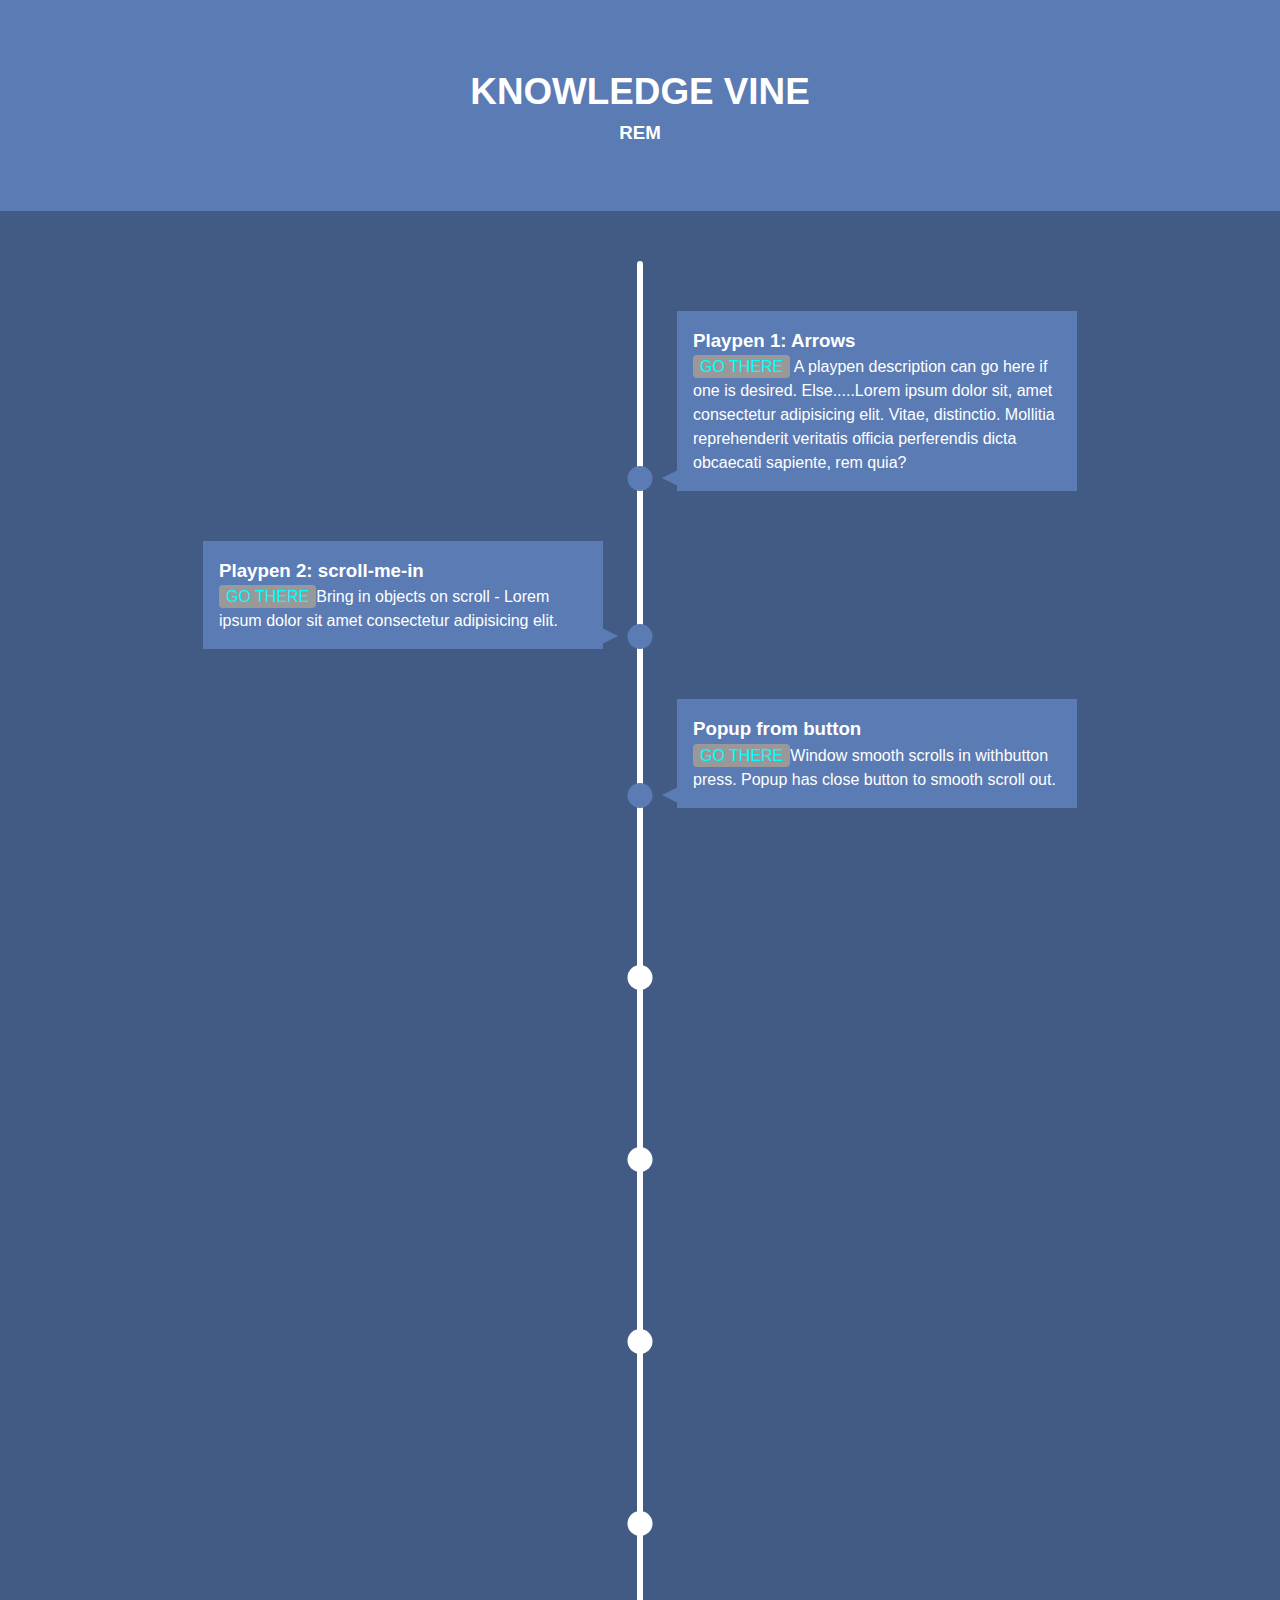
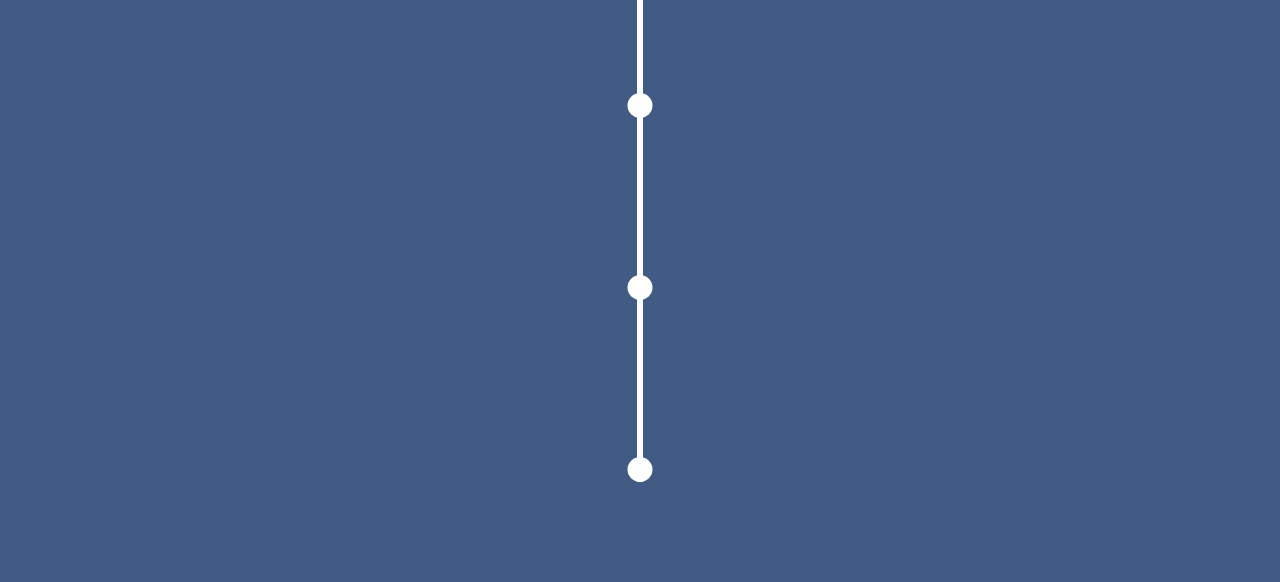
<file: index.html>
<!DOCTYPE html>
<html lang="en">
	<head>
		<meta charset="UTF-8" />
		<meta name="viewport" content="width=device-width, initial-scale=1.0" />
		<meta http-equiv="X-UA-Compatible" content="ie=edge" />
		<link rel="stylesheet" href="https://use.fontawesome.com/releases/v5.6.3/css/all.css" integrity="sha384-UHRtZLI+pbxtHCWp1t77Bi1L4ZtiqrqD80Kn4Z8NTSRyMA2Fd33n5dQ8lWUE00s/" crossorigin="anonymous" />

		<link rel="stylesheet" href="style.css" />
		<title>rem-Timeline</title>
		<style>
			.playpen-link {
				color: cyan;
				text-decoration: none;
				background-color: #999;
				padding: 3px 7px;
				border-radius: 4px;
				transition: all 0.75s ease-in-out;
			}
			.playpen-link:hover {
				color: red;
				font-size: 1.21rem;
			}
		</style>
	</head>
	<body>
		<header id="main-header">
			<div class="container">
				<h1><i class="fas fa-brain"></i> KNOWLEDGE VINE</h1>
				<h3><i class="fas fa-user"></i> REM</h3>
			</div>
		</header>

		<section id="timeline">
			<ul>
				<li>
					<div>
						<h3><i class="fas fa-chevron-right"></i> Playpen 1: Arrows</h3>
						<p>
							<a class="playpen-link" href="arrow-play/arrow-index.html">GO THERE</a> A playpen description can go here if one is desired. Else.....Lorem ipsum dolor sit, amet consectetur adipisicing elit. Vitae, distinctio. Mollitia
							reprehenderit veritatis officia perferendis dicta obcaecati sapiente, rem quia?
						</p>
					</div>
				</li>
				<li>
					<div>
						<h3><i class="fas fa-chevron-right"></i> Playpen 2: scroll-me-in</h3>
						<p><a class="playpen-link" href="scroll-me-in/scroll-me-index.html">GO THERE</a>Bring in objects on scroll - Lorem ipsum dolor sit amet consectetur adipisicing elit.</p>
					</div>
				</li>
				<li>
					<div>
						<h3><i class="fas fa-chevron-right"></i> Popup from button</h3>
						<p><a class="playpen-link" href="rem-popup/rem-popup-index.html">GO THERE</a>Window smooth scrolls in withbutton press. Popup has close button to smooth scroll out.</p>
					</div>
				</li>
				<li>
					<div>
						<h3><i class="fas fa-chevron-right"></i> 2011: Ruby on Rails</h3>
						<p>Lorem ipsum dolor sit amet consectetur adipisicing elit. Ea aut eum assumenda architecto, perspiciatis itaque maiores ex rerum libero provident!</p>
					</div>
				</li>
				<li>
					<div>
						<h3><i class="fas fa-chevron-right"></i> 2012: Python</h3>
						<p>Lorem ipsum dolor sit amet consectetur adipisicing elit. Ea aut eum assumenda architecto, perspiciatis itaque maiores ex rerum libero provident!</p>
					</div>
				</li>
				<li>
					<div>
						<h3><i class="fas fa-chevron-right"></i> 2013: Node.js & React</h3>
						<p>Lorem ipsum dolor sit amet consectetur adipisicing elit. Ea aut eum assumenda architecto, perspiciatis itaque maiores ex rerum libero provident!</p>
					</div>
				</li>
				<li>
					<div>
						<h3><i class="fas fa-chevron-right"></i> 2015: Angular & React Native</h3>
						<p>Lorem ipsum dolor sit amet consectetur adipisicing elit. Ea aut eum assumenda architecto, perspiciatis itaque maiores ex rerum libero provident!</p>
					</div>
				</li>
				<li>
					<div>
						<h3><i class="fas fa-chevron-right"></i> 2016: Vue.js</h3>
						<p>Lorem ipsum dolor sit amet consectetur adipisicing elit. Ea aut eum assumenda architecto, perspiciatis itaque maiores ex rerum libero provident!</p>
					</div>
				</li>
				<li>
					<div>
						<h3><i class="fas fa-chevron-right"></i> 2017: GraphQl & Apollo</h3>
						<p>Lorem ipsum dolor sit amet consectetur adipisicing elit. Ea aut eum assumenda architecto, perspiciatis itaque maiores ex rerum libero provident!</p>
					</div>
				</li>
				<li>
					<div>
						<h3><i class="fas fa-chevron-right"></i> 2018: Machine Learning</h3>
						<p>Lorem ipsum dolor sit amet consectetur adipisicing elit. Ea aut eum assumenda architecto, perspiciatis itaque maiores ex rerum libero provident!</p>
					</div>
				</li>
			</ul>
		</section>

		<script src="main.js"></script>
	</body>
</html>
</file>
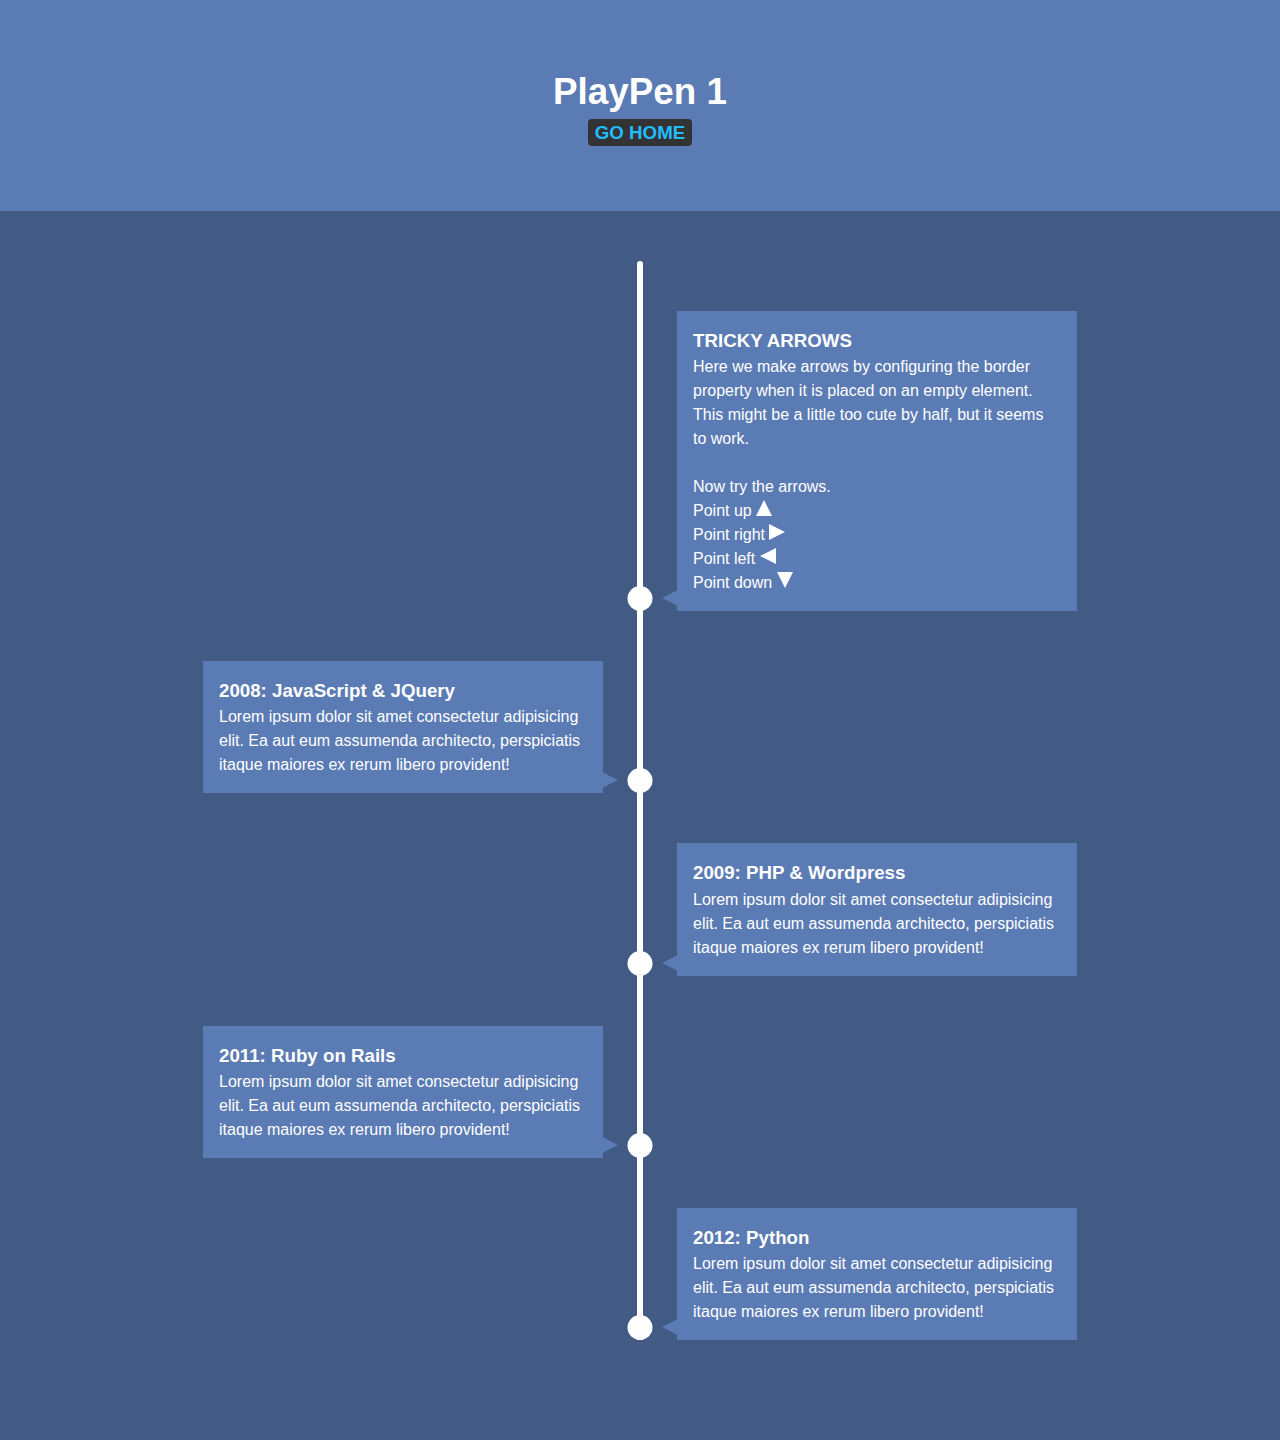
<file: arrow-play/arrow-index.html>
<!DOCTYPE html>
<html lang="en">
	<head>
		<meta charset="UTF-8" />
		<meta name="viewport" content="width=device-width, initial-scale=1.0" />
		<meta http-equiv="X-UA-Compatible" content="ie=edge" />
		<link rel="stylesheet" href="https://use.fontawesome.com/releases/v5.6.3/css/all.css" integrity="sha384-UHRtZLI+pbxtHCWp1t77Bi1L4ZtiqrqD80Kn4Z8NTSRyMA2Fd33n5dQ8lWUE00s/" crossorigin="anonymous" />

		<link rel="stylesheet" href="arrow.css" />
		<title>Playpen-1</title>

		<style>
			.playpen-linkbak {
				color: #2bf;
				text-decoration: none;
				background-color: #333;
				padding: 3px 7px;
				border-radius: 4px;
				transition: all 0.75s ease-in-out;
			}
			.playpen-linkbak:hover {
				color: red;
				font-size: 1.41rem;
			}

			.arrow-stuff {
				display: inline-block;
				width: 0;
				height: 0;
				border-style: solid;
			}
			.ptmeup {
				border-width: 0px 8px 16px 8px;
				border-color: transparent transparent white transparent;
			}
			.ptmeright {
				border-width: 8px 0 8px 16px;
				border-color: transparent transparent transparent white;
			}
			.ptmedwn {
				border-width: 16px 8px 0 8px;
				border-color: white transparent transparent transparent;
			}
			.ptmelft {
				border-width: 8px 16px 8px 0;
				border-color: transparent white transparent transparent;
			}
		</style>
	</head>
	<body>
		<header id="main-header">
			<div class="container">
				<h1><i class="fas fa-hammer"></i> PlayPen 1<i class="fas fa-wrench"></i></h1>
				<h3>
					<a href="../index.html" class="playpen-linkbak"><i class="fas fa-home"></i> GO HOME</a>
				</h3>
			</div>
		</header>

		<section id="timeline">
			<ul>
				<li>
					<div>
						<h3><i class="fas fa-chevron-right"></i> TRICKY ARROWS</h3>
						<p>
							Here we make arrows by configuring the border property when it is placed on an empty element. This might be a little too cute by half, but it seems to work. <br />
							&nbsp; <br />
							Now try the arrows. <br />
							Point up <span class="arrow-stuff ptmeup"></span> <br />
							Point right <span class="arrow-stuff ptmeright"></span><br />
							Point left <span class="arrow-stuff ptmelft"></span> <br />
							Point down <span class="arrow-stuff ptmedwn"></span>
						</p>
					</div>
				</li>
				<li>
					<div>
						<h3><i class="fas fa-chevron-right"></i> 2008: JavaScript & JQuery</h3>
						<p>Lorem ipsum dolor sit amet consectetur adipisicing elit. Ea aut eum assumenda architecto, perspiciatis itaque maiores ex rerum libero provident!</p>
					</div>
				</li>
				<li>
					<div>
						<h3><i class="fas fa-chevron-right"></i> 2009: PHP & Wordpress</h3>
						<p>Lorem ipsum dolor sit amet consectetur adipisicing elit. Ea aut eum assumenda architecto, perspiciatis itaque maiores ex rerum libero provident!</p>
					</div>
				</li>
				<li>
					<div>
						<h3><i class="fas fa-chevron-right"></i> 2011: Ruby on Rails</h3>
						<p>Lorem ipsum dolor sit amet consectetur adipisicing elit. Ea aut eum assumenda architecto, perspiciatis itaque maiores ex rerum libero provident!</p>
					</div>
				</li>
				<li>
					<div>
						<h3><i class="fas fa-chevron-right"></i> 2012: Python</h3>
						<p>Lorem ipsum dolor sit amet consectetur adipisicing elit. Ea aut eum assumenda architecto, perspiciatis itaque maiores ex rerum libero provident!</p>
					</div>
				</li>
			</ul>
		</section>
	</body>
</html>
</file>
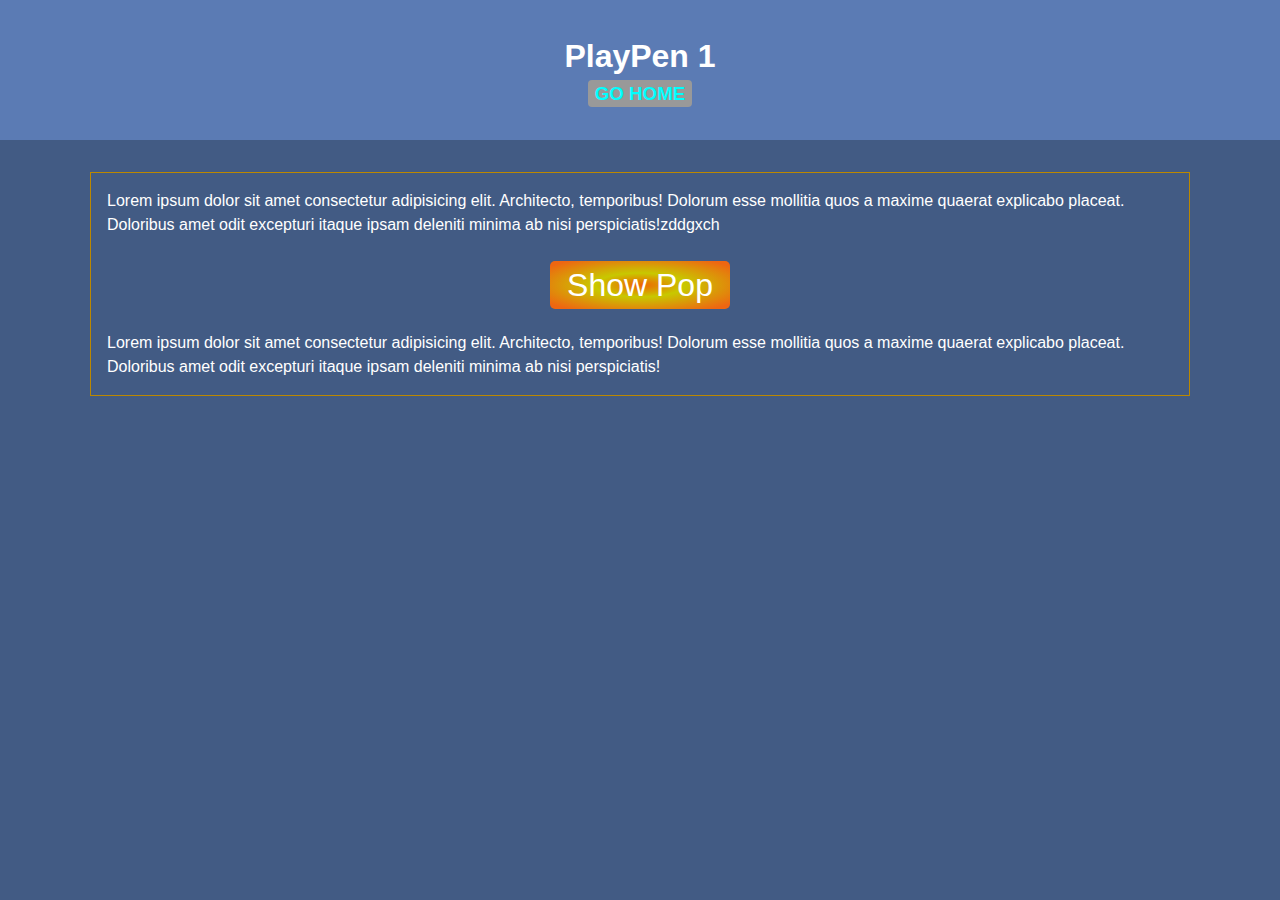
<file: rem-popup/rem-popup-index.html>
<!DOCTYPE html>
<html lang="en">
	<head>
		<meta charset="UTF-8" />
		<meta name="viewport" content="width=device-width, initial-scale=1.0" />
		<link rel="stylesheet" href="https://use.fontawesome.com/releases/v5.6.3/css/all.css" integrity="sha384-UHRtZLI+pbxtHCWp1t77Bi1L4ZtiqrqD80Kn4Z8NTSRyMA2Fd33n5dQ8lWUE00s/" crossorigin="anonymous" />
		<link rel="stylesheet" href="rem-popup-styles.css" />
		<link rel="stylesheet" href="general_reset.css" />
		<title>Popup from click</title>
		<script src="rem-popup-js.js" defer></script>
	</head>
	<body>
		<header id="main-header">
			<div class="container">
				<h1><i class="fas fa-hammer"></i> PlayPen 1<i class="fas fa-wrench"></i></h1>
				<h3>
					<a href="../index.html" class="playpen-linkbak"><i class="fas fa-home"></i> GO HOME</a>
				</h3>
			</div>
		</header>

		<div class="wrapper">
			<p>
				Lorem ipsum dolor sit amet consectetur adipisicing elit. Architecto, temporibus! Dolorum esse mollitia quos a maxime quaerat explicabo placeat. Doloribus amet odit excepturi itaque ipsam deleniti minima ab nisi perspiciatis!zddgxch
			</p>
			<div id="openpop" class="mybutton">Show Pop</div>
			<div class="mypopup">
				<p>
					Lorem ipsum dolor sit, amet consectetur adipisicing elit. Dolor harum exercitationem, tenetur fugit quaerat veritatis repudiandae rem fugiat illo culpa doloribus corporis quod ipsa sed totam molestiae laudantium impedit deserunt.
				</p>
				<p>
					Lorem ipsum dolor sit, amet consectetur adipisicing elit. Dolor harum exercitationem, tenetur fugit quaerat veritatis repudiandae rem fugiat illo culpa doloribus corporis quod ipsa sed totam molestiae laudantium impedit deserunt.
				</p>
				<p>
					Lorem ipsum dolor sit, amet consectetur adipisicing elit. Dolor harum exercitationem, tenetur fugit quaerat veritatis repudiandae rem fugiat illo culpa doloribus corporis quod ipsa sed totam molestiae laudantium impedit deserunt.
				</p>
				<div id="hidepop" class="mybutton">Hide Pop</div>
			</div>

			<p>Lorem ipsum dolor sit amet consectetur adipisicing elit. Architecto, temporibus! Dolorum esse mollitia quos a maxime quaerat explicabo placeat. Doloribus amet odit excepturi itaque ipsam deleniti minima ab nisi perspiciatis!</p>
		</div>
	</body>
</html>
</file>
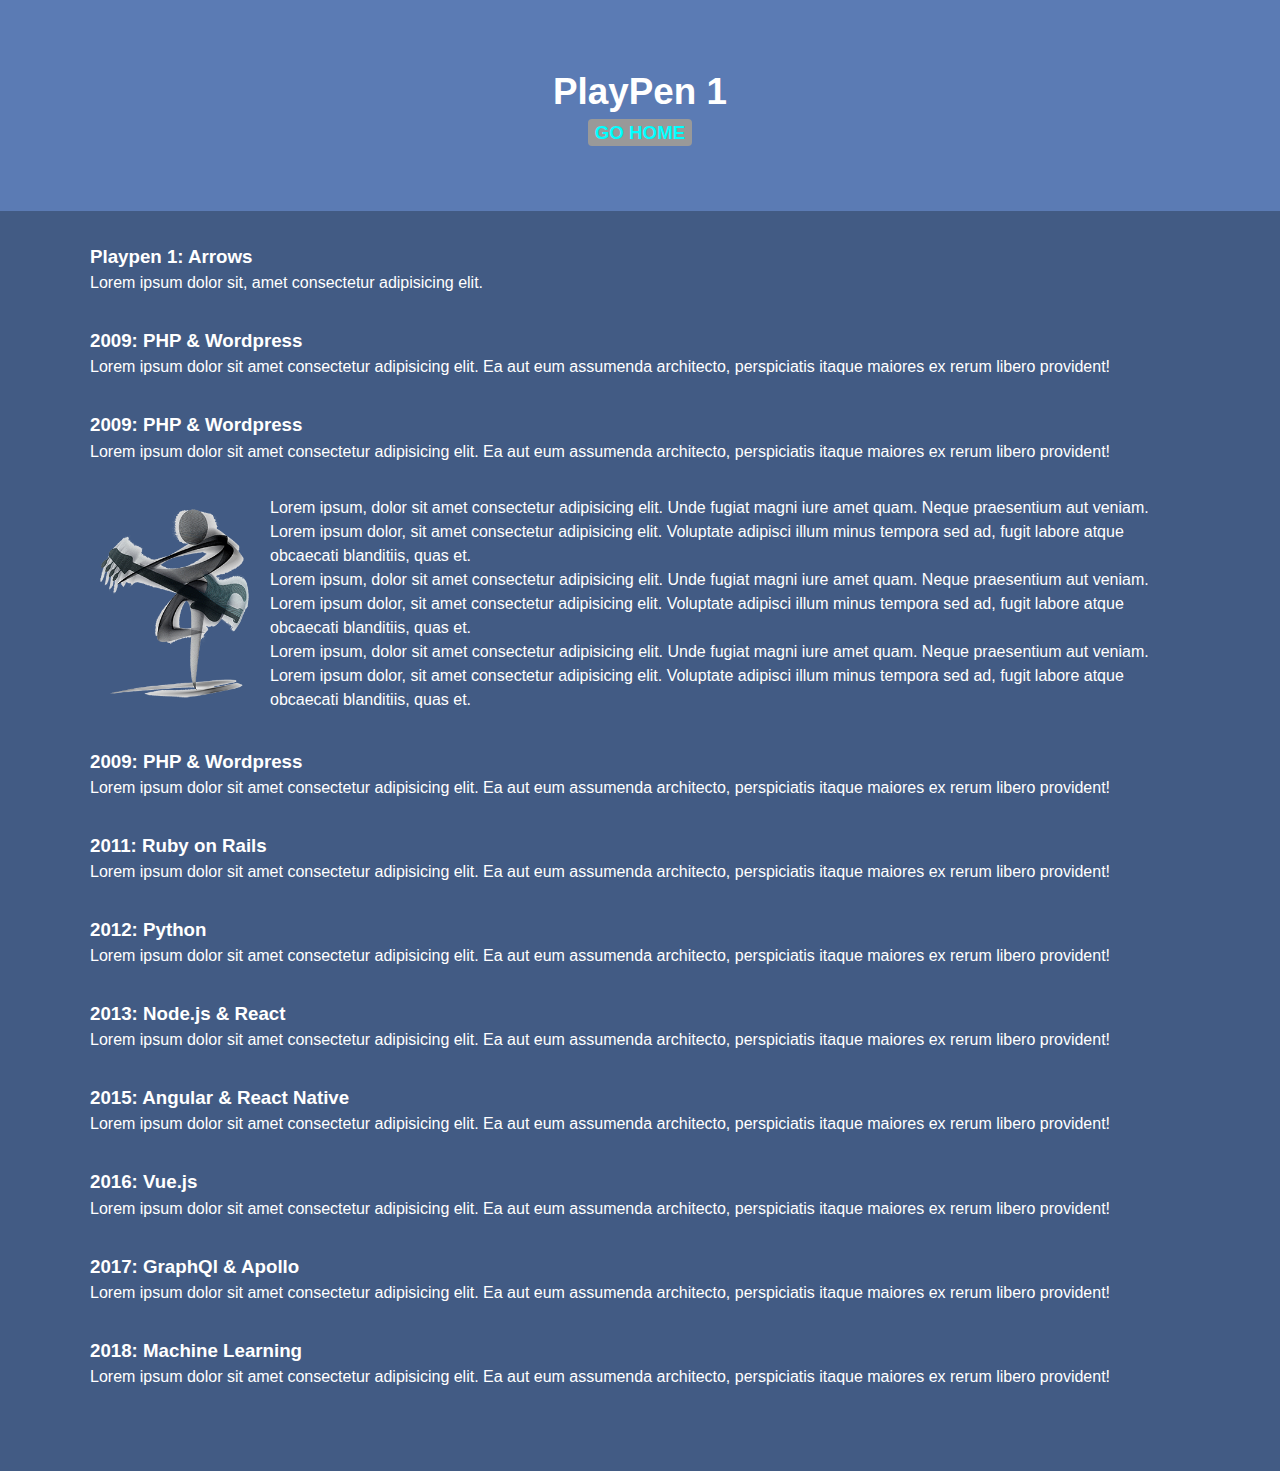
<file: scroll-me-in/scroll-me-index.html>
<!DOCTYPE html>
<html lang="en">
	<head>
		<meta charset="UTF-8" />
		<meta name="viewport" content="width=device-width, initial-scale=1.0" />
		<meta http-equiv="X-UA-Compatible" content="ie=edge" />
		<link rel="stylesheet" href="https://use.fontawesome.com/releases/v5.6.3/css/all.css" integrity="sha384-UHRtZLI+pbxtHCWp1t77Bi1L4ZtiqrqD80Kn4Z8NTSRyMA2Fd33n5dQ8lWUE00s/" crossorigin="anonymous" />

		<link rel="stylesheet" href="scroll-me-in.css" />
		<title>rem-Timeline</title>
		<style>
			.playpen-linkbak {
				color: cyan;
				text-decoration: none;
				background-color: #999;
				padding: 3px 7px;
				border-radius: 4px;
				transition: all 0.75s ease-in-out;
			}
			.playpen-linkbak:hover {
				color: red;
				font-size: 1.21rem;
			}
		</style>
	</head>
	<body>
		<header id="main-header">
			<div class="container">
				<h1><i class="fas fa-hammer"></i> PlayPen 1<i class="fas fa-wrench"></i></h1>
				<h3>
					<a href="../index.html" class="playpen-linkbak"><i class="fas fa-home"></i> GO HOME</a>
				</h3>
			</div>
		</header>

		<section id="timeline">
			<ul>
				<li>
					<div>
						<h3><i class="fas fa-chevron-right"></i> Playpen 1: Arrows</h3>
						<p>Lorem ipsum dolor sit, amet consectetur adipisicing elit.</p>
					</div>
				</li>
				<li>
					<div>
						<h3><i class="fas fa-chevron-right"></i> 2009: PHP & Wordpress</h3>
						<p>Lorem ipsum dolor sit amet consectetur adipisicing elit. Ea aut eum assumenda architecto, perspiciatis itaque maiores ex rerum libero provident!</p>
					</div>
				</li>
				<li>
					<div>
						<h3><i class="fas fa-chevron-right"></i> 2009: PHP & Wordpress</h3>
						<p>Lorem ipsum dolor sit amet consectetur adipisicing elit. Ea aut eum assumenda architecto, perspiciatis itaque maiores ex rerum libero provident!</p>
					</div>
				</li>
				<li>
					<div style="display: flex">
						<div class="imgwrapper">
							<img src="img/abstractguitarist-w300.png" alt="AbsGtrPlr" />
						</div>
						<div>
							<p>Lorem ipsum, dolor sit amet consectetur adipisicing elit. Unde fugiat magni iure amet quam. Neque praesentium aut veniam.</p>
							<p>Lorem ipsum dolor, sit amet consectetur adipisicing elit. Voluptate adipisci illum minus tempora sed ad, fugit labore atque obcaecati blanditiis, quas et.</p>
							<p>Lorem ipsum, dolor sit amet consectetur adipisicing elit. Unde fugiat magni iure amet quam. Neque praesentium aut veniam.</p>
							<p>Lorem ipsum dolor, sit amet consectetur adipisicing elit. Voluptate adipisci illum minus tempora sed ad, fugit labore atque obcaecati blanditiis, quas et.</p>
							<p>Lorem ipsum, dolor sit amet consectetur adipisicing elit. Unde fugiat magni iure amet quam. Neque praesentium aut veniam.</p>
							<p>Lorem ipsum dolor, sit amet consectetur adipisicing elit. Voluptate adipisci illum minus tempora sed ad, fugit labore atque obcaecati blanditiis, quas et.</p>
						</div>
					</div>
				</li>
				<li>
					<div>
						<h3><i class="fas fa-chevron-right"></i> 2009: PHP & Wordpress</h3>
						<p>Lorem ipsum dolor sit amet consectetur adipisicing elit. Ea aut eum assumenda architecto, perspiciatis itaque maiores ex rerum libero provident!</p>
					</div>
				</li>
				<li>
					<div>
						<h3><i class="fas fa-chevron-right"></i> 2011: Ruby on Rails</h3>
						<p>Lorem ipsum dolor sit amet consectetur adipisicing elit. Ea aut eum assumenda architecto, perspiciatis itaque maiores ex rerum libero provident!</p>
					</div>
				</li>
				<li>
					<div>
						<h3><i class="fas fa-chevron-right"></i> 2012: Python</h3>
						<p>Lorem ipsum dolor sit amet consectetur adipisicing elit. Ea aut eum assumenda architecto, perspiciatis itaque maiores ex rerum libero provident!</p>
					</div>
				</li>
				<li>
					<div>
						<h3><i class="fas fa-chevron-right"></i> 2013: Node.js & React</h3>
						<p>Lorem ipsum dolor sit amet consectetur adipisicing elit. Ea aut eum assumenda architecto, perspiciatis itaque maiores ex rerum libero provident!</p>
					</div>
				</li>
				<li>
					<div>
						<h3><i class="fas fa-chevron-right"></i> 2015: Angular & React Native</h3>
						<p>Lorem ipsum dolor sit amet consectetur adipisicing elit. Ea aut eum assumenda architecto, perspiciatis itaque maiores ex rerum libero provident!</p>
					</div>
				</li>
				<li>
					<div>
						<h3><i class="fas fa-chevron-right"></i> 2016: Vue.js</h3>
						<p>Lorem ipsum dolor sit amet consectetur adipisicing elit. Ea aut eum assumenda architecto, perspiciatis itaque maiores ex rerum libero provident!</p>
					</div>
				</li>
				<li>
					<div>
						<h3><i class="fas fa-chevron-right"></i> 2017: GraphQl & Apollo</h3>
						<p>Lorem ipsum dolor sit amet consectetur adipisicing elit. Ea aut eum assumenda architecto, perspiciatis itaque maiores ex rerum libero provident!</p>
					</div>
				</li>
				<li>
					<div>
						<h3><i class="fas fa-chevron-right"></i> 2018: Machine Learning</h3>
						<p>Lorem ipsum dolor sit amet consectetur adipisicing elit. Ea aut eum assumenda architecto, perspiciatis itaque maiores ex rerum libero provident!</p>
					</div>
				</li>
			</ul>
		</section>

		<script src="main.js"></script>
	</body>
</html>
</file>
<file: style.css>
:root {
	--primary-color: #425b84;
	--secondary-color: #5b7bb4;
	--max-width: 1100px;
}

* {
	margin: 0;
	padding: 0;
	box-sizing: border-box;
}

body {
	font: normal 1rem/1.5 "Arial", sans-serif;
	background: var(--primary-color);
	color: #fff;
	overflow-x: hidden;
	padding-bottom: 50px;
}

#main-header {
	background: var(--secondary-color);
	padding: 4rem 0;
}

.container {
	max-width: var(--max-width);
	margin: 0 auto;
	text-align: center;
}

h1 {
	font-size: 2.3rem;
}

#timeline ul {
	background: var(--primary-color);
	padding: 50px 0;
}

/* Create Line */
#timeline ul li {
	list-style: none;
	position: relative;
	width: 6px;
	margin: 0 auto;
	padding-top: 50px;
	background: #fff;
}

#timeline ul li:first-child {
	border-top-left-radius: 3px;
	border-top-right-radius: 3px;
}

/* Boxes */
#timeline ul li div {
	position: relative;
	bottom: 0;
	width: 400px;
	padding: 1rem;
	background: var(--secondary-color);
	transition: all 0.5s ease-in-out;
	visibility: hidden;
	opacity: 0;
}

/* Right Side */
#timeline ul li:nth-child(odd) div {
	left: 40px;
	transform: translate(200px, 0);
}

/* Left Side */
#timeline ul li:nth-child(even) div {
	left: -434px;
	transform: translate(-200px, 0);
}

/* Dots */
#timeline ul li:after {
	content: "";
	position: absolute;
	left: 50%;
	bottom: 0;
	width: 25px;
	height: 25px;
	background: inherit;
	transform: translateX(-50%);
	border-radius: 50%;
	transition: background 0.5s ease-in-out;
}

/* Arrows Base */
#timeline div:before {
	content: "";
	position: absolute;
	bottom: 5px;
	width: 0;
	height: 0;
	border-style: solid;
}

/* Right Side Arrows */
#timeline ul li:nth-child(odd) div:before {
	left: -15px;
	border-width: 8px 16px 8px 0;
	border-color: transparent var(--secondary-color) transparent transparent;
}

/* Left Side Arrows */
#timeline ul li:nth-child(even) div:before {
	right: -15px;
	border-width: 8px 0 8px 16px;
	border-color: transparent transparent transparent var(--secondary-color);
}

/* Show Boxes */
#timeline ul li.show div {
	transform: none;
	visibility: visible;
	opacity: 1;
}

#timeline ul li.show:after {
	background: var(--secondary-color);
}

@media (max-width: 900px) {
	#timeline ul li div {
		width: 250px;
	}

	#timeline ul li:nth-child(even) div {
		left: -284px;
	}
}

@media (max-width: 600px) {
	#timeline ul li {
		margin-left: 20px;
	}

	#timeline ul li div {
		width: calc(100vw - 90px);
	}

	#timeline ul li:nth-child(even) div {
		left: 40px;
	}

	#timeline ul li:nth-child(even) div:before {
		left: -15px;
		border-width: 8px 16px 8px 0;
		border-color: transparent var(--secondary-color) transparent transparent;
	}
}
</file>
<file: arrow-play/arrow.css>
:root {
	--primary-color: #425b84;
	--secondary-color: #5b7bb4;
	--max-width: 1100px;
}

* {
	margin: 0;
	padding: 0;
	box-sizing: border-box;
}

body {
	font: normal 1rem/1.5 "Arial", sans-serif;
	background: var(--primary-color);
	color: #fff;
	overflow-x: hidden;
	padding-bottom: 50px;
}

#main-header {
	background: var(--secondary-color);
	padding: 4rem 0;
}

.container {
	max-width: var(--max-width);
	margin: 0 auto;
	text-align: center;
}

h1 {
	font-size: 2.3rem;
}

#timeline ul {
	background: var(--primary-color);
	padding: 50px 0;
}

/* Create Line */
#timeline ul li {
	list-style: none;
	position: relative;
	width: 6px;
	margin: 0 auto;
	padding-top: 50px;
	background: #fff;
}

#timeline ul li:first-child {
	border-top-left-radius: 3px;
	border-top-right-radius: 3px;
}

/* Boxes */
#timeline ul li div {
	position: relative;
	bottom: 0;
	width: 400px;
	padding: 1rem;
	background: var(--secondary-color);
	transition: all 0.5s ease-in-out;
	/* visibility: hidden;
	opacity: 0; */
}

/* Right Side */
#timeline ul li:nth-child(odd) div {
	left: 40px;
	/* transform: translate(200px, 0); */
}

/* Left Side */
#timeline ul li:nth-child(even) div {
	left: -434px;
	/* transform: translate(-200px, 0); */
}

/* Dots */
#timeline ul li:after {
	content: "";
	position: absolute;
	left: 50%;
	bottom: 0;
	width: 25px;
	height: 25px;
	background: inherit;
	transform: translateX(-50%);
	border-radius: 50%;
	transition: background 0.5s ease-in-out;
}

/* Arrows Base */
#timeline div:before {
	content: "";
	position: absolute;
	bottom: 5px;
	width: 0;
	height: 0;
	border-style: solid;
}

/* Right Side Arrows */
#timeline ul li:nth-child(odd) div:before {
	left: -15px;
	border-width: 8px 16px 8px 0;
	border-color: transparent var(--secondary-color) transparent transparent;
}

/* Left Side Arrows */
#timeline ul li:nth-child(even) div:before {
	right: -15px;
	border-width: 8px 0 8px 16px;
	border-color: transparent transparent transparent var(--secondary-color);
}

/* Show Boxes */
#timeline ul li.show div {
	transform: none;
	visibility: visible;
	opacity: 1;
}

#timeline ul li.show:after {
	background: var(--secondary-color);
}

@media (max-width: 900px) {
	#timeline ul li div {
		width: 250px;
	}

	#timeline ul li:nth-child(even) div {
		left: -284px;
	}
}

@media (max-width: 600px) {
	#timeline ul li {
		margin-left: 20px;
	}

	#timeline ul li div {
		width: calc(100vw - 90px);
	}

	#timeline ul li:nth-child(even) div {
		left: 40px;
	}

	#timeline ul li:nth-child(even) div:before {
		left: -15px;
		border-width: 8px 16px 8px 0;
		border-color: transparent var(--secondary-color) transparent transparent;
	}
}
</file>
<file: rem-popup/rem-popup-styles.css>
:root {
	--primary-color: #425b84;
	--secondary-color: #5b7bb4; /* hsl(218, 33%, 39%) */
	--max-width: 1100px;
	--mypopup-background-color: hsl(218, 33%, 30%);
}
body {
	font: normal 1rem/1.5 'Arial', sans-serif;
	background: var(--primary-color);
	color: #fff;
	overflow-x: hidden;
	padding-bottom: 50px;
}

#main-header {
	background: var(--secondary-color);
	padding: 2rem 0;
}

.container {
	max-width: var(--max-width);
	margin: 0 auto;
	text-align: center;
}

.playpen-linkbak {
	color: cyan;
	text-decoration: none;
	background-color: #999;
	padding: 3px 7px;
	border-radius: 4px;
	transition: all 0.75s ease-in-out;
}

.playpen-linkbak:hover {
	color: red;
	font-size: 1.21rem;
}

/* **************END PLAYPEN BOILERPLATE ************** */
/* **************       BEGIN POPUP      ************** */
.wrapper {
	max-width: var(--max-width);
	margin-inline: auto;
	padding: 1rem;
	margin-top: 2rem;
	border: 1px solid #b80;
}

.mybutton {
	display: block;
	/*   min-height: 1rem; */
	cursor: pointer;
	width: 180px;
	margin: 10px auto;
	font-size: 2em;
	text-align: center;
	/* */
	border-radius: 5px;
	background-color: #aaa;
	/* background-image: radial-gradient(red 5%, yellow 15%, #e61 60%); */
	background-image: radial-gradient(#e60 1%, rgb(200, 200, 0) 35%, #e61 90%);
}

.mybutton:hover {
	background-image: radial-gradient(#b90 5%, rgb(220, 180, 0) 15%, #a41 60%);
}
#openpop {
	margin-top: 1.5rem;
	cursor: pointer;
}

.mypopup {
	width: 90%;
	height: 0;
	border-radius: 10px;
	padding: 0.5rem 1rem 0;
	background-color: var(--mypopup-background-color);
	border: 2px solid #b80;
	/*   margin-inline: auto; */
	margin: 0 auto;
	transition: all 100ms linear;
	opacity: 0.08;
	transform: scale(0);
	/*   transform: translate(-200px, 200px); */
	/* display: none; */
}

.mypopup p {
	margin-bottom: 0.5rem;
}

.showme {
	/* color: red; */
	height: auto;
	opacity: 1;
	transform: scale(1);
	margin: 2rem auto;
	/*   transform: translate(0,-4rem); */
}
.hideme {
	display: none;
}
</file>
<file: scroll-me-in/scroll-me-in.css>
:root {
	--primary-color: #425b84;
	--secondary-color: #5b7bb4;
	--max-width: 1100px;
}

.border {
	border: 1px solid red;
}

* {
	margin: 0;
	padding: 0;
	box-sizing: border-box;
}

body {
	font: normal 1rem/1.5 "Arial", sans-serif;
	background: var(--primary-color);
	color: #fff;
	overflow-x: hidden;
	padding-bottom: 50px;
}

#main-header {
	background: var(--secondary-color);
	padding: 4rem 0;
}

.container {
	max-width: var(--max-width);
	margin: 0 auto;
	text-align: center;
}

h1 {
	font-size: 2.3rem;
}
img {
	max-width: 100%;
}

#timeline {
	max-width: var(--max-width);
	margin: 2rem auto;
}

.imgwrapper {
	max-width: 180px;
	/* border: 1px solid red; */
}

#timeline ul li {
	margin-bottom: 2rem;
	list-style: none;
}

#timeline ul li div.imgwrapper {
	position: relative;
	/* bottom: 0; */
	/* width: 400px; */
	/* padding: 1rem; */
	/* left: -120px; */
	/* background: var(--secondary-color); */
	transition: all 2.5s ease-in-out;
	visibility: hidden;
	opacity: 0;
	max-width: 0;
}
#timeline ul li div.imgwrapper {
	transform: scale(0);
}
/* Show Boxes */
#timeline ul li.show div.imgwrapper {
	transform: none;
	visibility: visible;
	opacity: 1;
	max-width: 180px;
}
</file>
